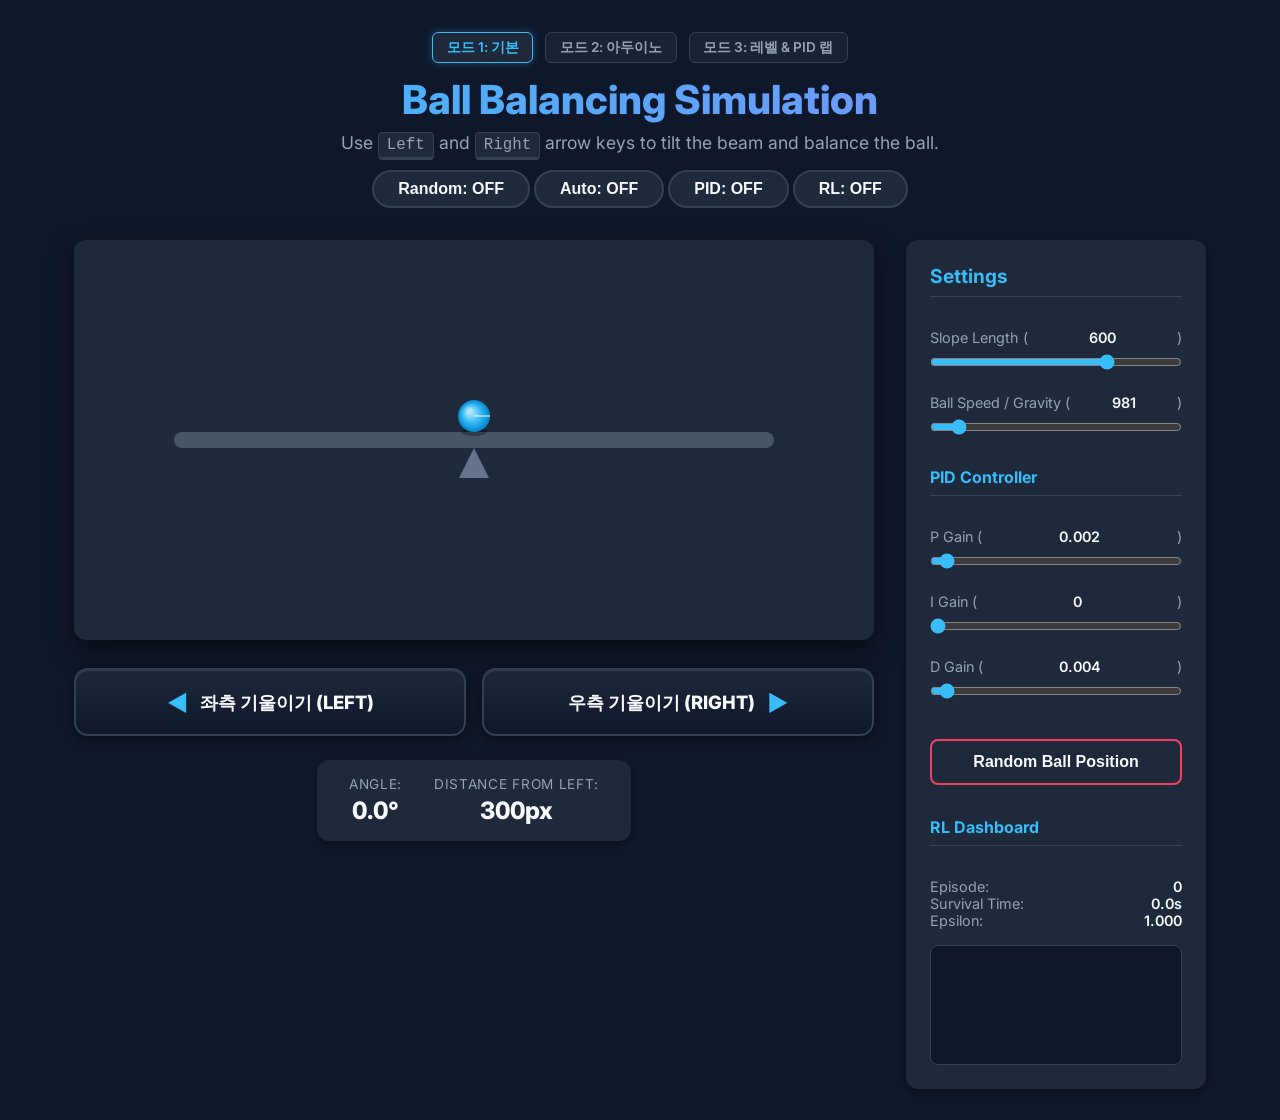
<file: index.html>
<!DOCTYPE html>
<html lang="ko">
<head>
    <meta charset="UTF-8">
    <meta name="viewport" content="width=device-width, initial-scale=1.0">
    <title>Ball Balancing Robot Simulation</title>
    <link rel="stylesheet" href="style.css">
    <link href="https://fonts.googleapis.com/css2?family=Inter:wght@400;600;800&display=swap" rel="stylesheet">
</head>
<body>
    <div class="container">
        <header>
            <nav class="nav-tabs">
                <a href="index.html" class="nav-link active">모드 1: 기본</a>
                <a href="index2.html" class="nav-link">모드 2: 아두이노</a>
                <a href="index3.html" class="nav-link">모드 3: 레벨 & PID 랩</a>
            </nav>
            <h1>Ball Balancing Simulation</h1>
            <p>Use <kbd>Left</kbd> and <kbd>Right</kbd> arrow keys to tilt the beam and balance the ball.</p>
            <div class="controls">
                <button id="randomBtn" class="toggle-btn">Random: OFF</button>
                <button id="autoBtn" class="toggle-btn">Auto: OFF</button>
                <button id="pidBtn" class="toggle-btn">PID: OFF</button>
                <button id="rlBtn" class="toggle-btn">RL: OFF</button>
            </div>
        </header>

        <main>
            <div class="simulation-area">
                <div class="canvas-wrapper">
                    <canvas id="simulationCanvas" width="800" height="400"></canvas>
                    <div id="gameOverOverlay" class="overlay hidden">
                        <h2>Game Over!</h2>
                        <p>The ball fell off the edge.</p>
                        <button id="restartBtn">Try Again</button>
                    </div>
                </div>
                
                <!-- 태블릿 / 모바일 터치 좌우 버튼 -->
                <div class="touch-controls">
                    <button id="touchLeftBtn" class="touch-tilt-btn" aria-label="Tilt Left">
                        <span class="touch-icon">◀</span>
                        <span class="touch-text">좌측 기울이기 (LEFT)</span>
                    </button>
                    <button id="touchRightBtn" class="touch-tilt-btn" aria-label="Tilt Right">
                        <span class="touch-text">우측 기울이기 (RIGHT)</span>
                        <span class="touch-icon">▶</span>
                    </button>
                </div>

                <div class="dashboard">
                    <div class="metric">
                        <span class="label">Angle:</span>
                        <span id="angleValue" class="value">0.0°</span>
                    </div>
                    <div class="metric">
                        <span class="label">Distance from left:</span>
                        <span id="distanceValue" class="value">0px</span>
                    </div>
                </div>
            </div>

            <aside class="settings-panel">
                <h2>Settings</h2>
                <div class="control-group">
                    <label for="beamWidthSlider">Slope Length (<span id="beamWidthDisplay">600</span>)</label>
                    <input type="range" id="beamWidthSlider" min="100" max="800" step="10" value="600">
                </div>
                <div class="control-group">
                    <label for="gravitySlider">Ball Speed / Gravity (<span id="gravityDisplay">981</span>)</label>
                    <input type="range" id="gravitySlider" min="100" max="10000" step="10" value="981">
                </div>
                
                <h3>PID Controller</h3>
                <div class="control-group">
                    <label for="pGainSlider">P Gain (<span id="pGainDisplay">0.002</span>)</label>
                    <input type="range" id="pGainSlider" min="0" max="0.05" step="0.001" value="0.002">
                </div>
                <div class="control-group">
                    <label for="iGainSlider">I Gain (<span id="iGainDisplay">0</span>)</label>
                    <input type="range" id="iGainSlider" min="0" max="0.005" step="0.0001" value="0">
                </div>
                <div class="control-group">
                    <label for="dGainSlider">D Gain (<span id="dGainDisplay">0.004</span>)</label>
                    <input type="range" id="dGainSlider" min="0" max="0.1" step="0.001" value="0.004">
                </div>

                <div class="control-actions">
                    <button id="randomPosBtn" class="action-btn">Random Ball Position</button>
                </div>

                <h3>RL Dashboard</h3>
                <div class="rl-dashboard">
                    <div class="control-group">
                        <label>Episode: <span id="rlEpisodeDisplay">0</span></label>
                    </div>
                    <div class="control-group">
                        <label>Survival Time: <span id="rlSurvivalDisplay">0.0s</span></label>
                    </div>
                    <div class="control-group">
                        <label>Epsilon: <span id="rlEpsilonDisplay">1.000</span></label>
                    </div>
                    
                    <canvas id="rlGraphCanvas" width="300" height="150" title="Survival Time per Episode"></canvas>
                </div>
            </aside>
        </main>
    </div>
    <script src="script.js"></script>
</body>
</html>
</file>
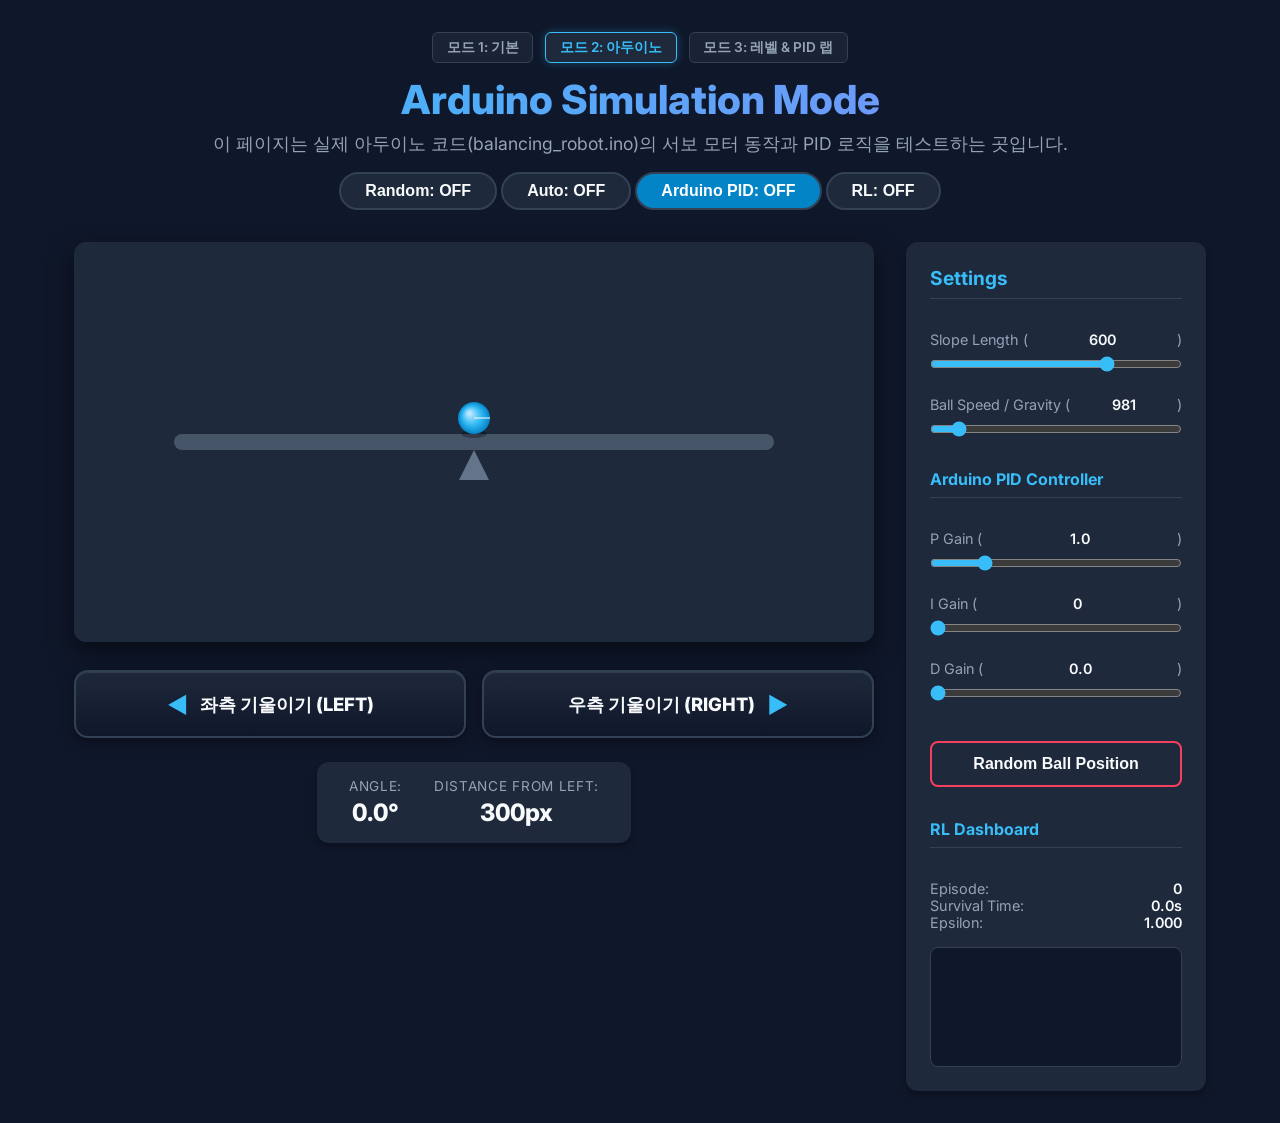
<file: index2.html>
<!DOCTYPE html>
<html lang="ko">
<head>
    <meta charset="UTF-8">
    <meta name="viewport" content="width=device-width, initial-scale=1.0">
    <title>Arduino Ball Balancing Robot Simulation</title>
    <link rel="stylesheet" href="style.css">
    <link href="https://fonts.googleapis.com/css2?family=Inter:wght@400;600;800&display=swap" rel="stylesheet">
</head>
<body>
    <div class="container">
        <header>
            <nav class="nav-tabs">
                <a href="index.html" class="nav-link">모드 1: 기본</a>
                <a href="index2.html" class="nav-link active">모드 2: 아두이노</a>
                <a href="index3.html" class="nav-link">모드 3: 레벨 & PID 랩</a>
            </nav>
            <h1>Arduino Simulation Mode</h1>
            <p>이 페이지는 실제 아두이노 코드(balancing_robot.ino)의 서보 모터 동작과 PID 로직을 테스트하는 곳입니다.</p>
            <div class="controls">
                <button id="randomBtn" class="toggle-btn">Random: OFF</button>
                <button id="autoBtn" class="toggle-btn">Auto: OFF</button>
                <button id="pidBtn" class="toggle-btn" style="background-color: #0284c7; color: white;">Arduino PID: OFF</button>
                <button id="rlBtn" class="toggle-btn">RL: OFF</button>
            </div>
        </header>

        <main>
            <div class="simulation-area">
                <div class="canvas-wrapper">
                    <canvas id="simulationCanvas" width="800" height="400"></canvas>
                    <div id="gameOverOverlay" class="overlay hidden">
                        <h2>Game Over!</h2>
                        <p>The ball fell off the edge.</p>
                        <button id="restartBtn">Try Again</button>
                    </div>
                </div>
                
                <!-- 태블릿 / 모바일 터치 좌우 버튼 -->
                <div class="touch-controls">
                    <button id="touchLeftBtn" class="touch-tilt-btn" aria-label="Tilt Left">
                        <span class="touch-icon">◀</span>
                        <span class="touch-text">좌측 기울이기 (LEFT)</span>
                    </button>
                    <button id="touchRightBtn" class="touch-tilt-btn" aria-label="Tilt Right">
                        <span class="touch-text">우측 기울이기 (RIGHT)</span>
                        <span class="touch-icon">▶</span>
                    </button>
                </div>

                <div class="dashboard">
                    <div class="metric">
                        <span class="label">Angle:</span>
                        <span id="angleValue" class="value">0.0°</span>
                    </div>
                    <div class="metric">
                        <span class="label">Distance from left:</span>
                        <span id="distanceValue" class="value">0px</span>
                    </div>
                </div>
            </div>

            <aside class="settings-panel">
                <h2>Settings</h2>
                <div class="control-group">
                    <label for="beamWidthSlider">Slope Length (<span id="beamWidthDisplay">600</span>)</label>
                    <input type="range" id="beamWidthSlider" min="100" max="800" step="10" value="600">
                </div>
                <div class="control-group">
                    <label for="gravitySlider">Ball Speed / Gravity (<span id="gravityDisplay">981</span>)</label>
                    <input type="range" id="gravitySlider" min="100" max="10000" step="10" value="981">
                </div>
                
                <h3>Arduino PID Controller</h3>
                <div class="control-group">
                    <label for="pGainSlider">P Gain (<span id="pGainDisplay">1.0</span>)</label>
                    <input type="range" id="pGainSlider" min="0" max="5.0" step="0.1" value="1.0">
                </div>
                <div class="control-group">
                    <label for="iGainSlider">I Gain (<span id="iGainDisplay">0</span>)</label>
                    <input type="range" id="iGainSlider" min="0" max="1.0" step="0.01" value="0">
                </div>
                <div class="control-group">
                    <label for="dGainSlider">D Gain (<span id="dGainDisplay">0.0</span>)</label>
                    <input type="range" id="dGainSlider" min="0" max="5.0" step="0.1" value="0.0">
                </div>

                <div class="control-actions">
                    <button id="randomPosBtn" class="action-btn">Random Ball Position</button>
                </div>

                <h3>RL Dashboard</h3>
                <div class="rl-dashboard">
                    <div class="control-group">
                        <label>Episode: <span id="rlEpisodeDisplay">0</span></label>
                    </div>
                    <div class="control-group">
                        <label>Survival Time: <span id="rlSurvivalDisplay">0.0s</span></label>
                    </div>
                    <div class="control-group">
                        <label>Epsilon: <span id="rlEpsilonDisplay">1.000</span></label>
                    </div>
                    
                    <canvas id="rlGraphCanvas" width="300" height="150" title="Survival Time per Episode"></canvas>
                </div>
            </aside>
        </main>
    </div>
    <script src="script2.js"></script>
</body>
</html>
</file>
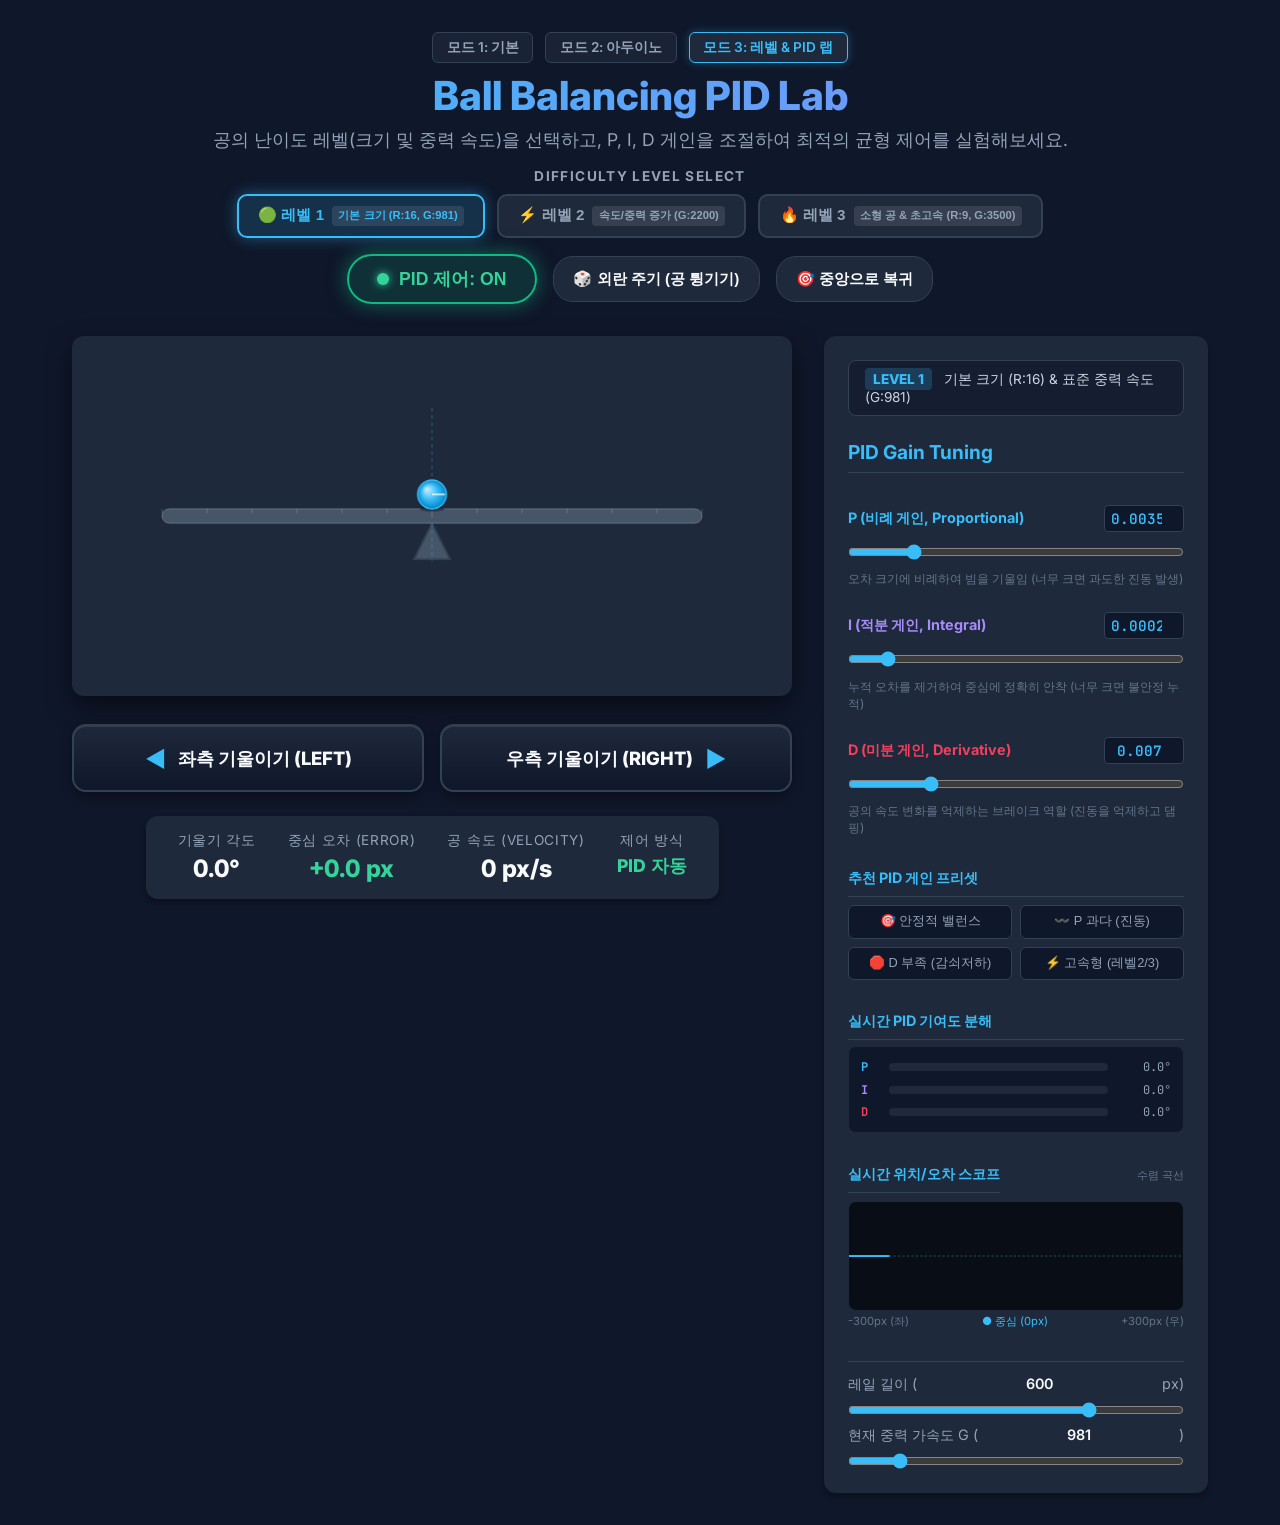
<file: index3.html>
<!DOCTYPE html>
<html lang="ko">
<head>
    <meta charset="UTF-8">
    <meta name="viewport" content="width=device-width, initial-scale=1.0">
    <title>Ball Balancing Robot - Level & PID Tuning Lab</title>
    <link rel="stylesheet" href="style.css">
    <link href="https://fonts.googleapis.com/css2?family=Inter:wght@400;500;600;700;800&family=JetBrains+Mono:wght@400;600&display=swap" rel="stylesheet">
    <style>
        /* index3 전용 강화 스타일 */
        :root {
            --level1-color: #38bdf8;
            --level2-color: #f59e0b;
            --level3-color: #ef4444;
            --pid-active-color: #10b981;
            --mono-font: 'JetBrains Mono', monospace;
        }

        .nav-tabs {
            display: flex;
            justify-content: center;
            gap: 0.75rem;
            margin-bottom: 0.5rem;
        }

        .nav-link {
            text-decoration: none;
            color: var(--text-secondary);
            font-size: 0.85rem;
            font-weight: 600;
            padding: 0.35rem 0.85rem;
            border-radius: 6px;
            background: rgba(30, 41, 59, 0.7);
            border: 1px solid #334155;
            transition: all 0.2s;
        }

        .nav-link:hover {
            color: var(--text-primary);
            border-color: #64748b;
        }

        .nav-link.active {
            color: var(--primary-color);
            background: #1e293b;
            border-color: var(--primary-color);
            box-shadow: 0 0 10px rgba(56, 189, 248, 0.3);
        }

        /* 레벨 선택기 */
        .level-selector-box {
            display: flex;
            flex-direction: column;
            gap: 0.6rem;
            margin-top: 1rem;
            align-items: center;
        }

        .level-title-label {
            font-size: 0.85rem;
            text-transform: uppercase;
            letter-spacing: 0.1em;
            color: var(--text-secondary);
            font-weight: 700;
        }

        .level-buttons {
            display: flex;
            gap: 0.75rem;
            flex-wrap: wrap;
            justify-content: center;
        }

        .level-btn {
            display: flex;
            align-items: center;
            gap: 0.5rem;
            padding: 0.6rem 1.2rem;
            font-size: 0.95rem;
            font-weight: 700;
            border-radius: 10px;
            border: 2px solid #334155;
            background: #1e293b;
            color: var(--text-secondary);
            cursor: pointer;
            transition: all 0.25s ease;
        }

        .level-btn .badge {
            font-size: 0.7rem;
            padding: 0.15rem 0.4rem;
            border-radius: 4px;
            background: rgba(255, 255, 255, 0.1);
        }

        .level-btn:hover {
            border-color: #64748b;
            transform: translateY(-1px);
        }

        .level-btn.active[data-level="1"] {
            border-color: var(--level1-color);
            background: rgba(56, 189, 248, 0.15);
            color: var(--level1-color);
            box-shadow: 0 0 15px rgba(56, 189, 248, 0.4);
        }

        .level-btn.active[data-level="2"] {
            border-color: var(--level2-color);
            background: rgba(245, 158, 11, 0.15);
            color: var(--level2-color);
            box-shadow: 0 0 15px rgba(245, 158, 11, 0.4);
        }

        .level-btn.active[data-level="3"] {
            border-color: var(--level3-color);
            background: rgba(239, 68, 68, 0.15);
            color: var(--level3-color);
            box-shadow: 0 0 15px rgba(239, 68, 68, 0.4);
        }

        /* 메인 컨트롤 바 */
        .main-control-bar {
            display: flex;
            align-items: center;
            justify-content: center;
            gap: 1rem;
            margin-top: 1rem;
            flex-wrap: wrap;
        }

        .big-pid-btn {
            display: flex;
            align-items: center;
            gap: 0.6rem;
            padding: 0.7rem 1.8rem;
            font-size: 1.1rem;
            font-weight: 800;
            border-radius: 30px;
            border: 2px solid #334155;
            background: #1e293b;
            color: #94a3b8;
            cursor: pointer;
            transition: all 0.3s cubic-bezier(0.4, 0, 0.2, 1);
        }

        .big-pid-btn .status-dot {
            width: 12px;
            height: 12px;
            border-radius: 50%;
            background-color: #64748b;
            transition: all 0.3s;
        }

        .big-pid-btn.active {
            border-color: var(--pid-active-color);
            background: rgba(16, 185, 129, 0.15);
            color: #34d399;
            box-shadow: 0 0 20px rgba(16, 185, 129, 0.5);
        }

        .big-pid-btn.active .status-dot {
            background-color: #34d399;
            box-shadow: 0 0 8px #34d399;
        }

        .action-icon-btn {
            display: flex;
            align-items: center;
            gap: 0.4rem;
            padding: 0.7rem 1.2rem;
            font-size: 0.95rem;
            font-weight: 600;
            border-radius: 20px;
            border: 1px solid #334155;
            background: #1e293b;
            color: var(--text-primary);
            cursor: pointer;
            transition: all 0.2s;
        }

        .action-icon-btn:hover {
            background: #334155;
            transform: translateY(-1px);
        }

        /* 레벨 정보 배너 */
        .level-info-banner {
            display: flex;
            justify-content: space-between;
            align-items: center;
            background: rgba(15, 23, 42, 0.6);
            border: 1px solid #334155;
            border-radius: 8px;
            padding: 0.6rem 1rem;
            font-size: 0.85rem;
        }

        .level-tag {
            font-weight: 800;
            padding: 0.2rem 0.5rem;
            border-radius: 4px;
        }

        /* PID 게인 제어 컨트롤 그룹 */
        .gain-slider-header {
            display: flex;
            justify-content: space-between;
            align-items: center;
            margin-bottom: 0.25rem;
        }

        .gain-num-input {
            width: 80px;
            padding: 0.2rem 0.4rem;
            background: #0f172a;
            border: 1px solid #334155;
            border-radius: 4px;
            color: var(--primary-color);
            font-family: var(--mono-font);
            font-size: 0.9rem;
            font-weight: 600;
            text-align: right;
        }

        .gain-desc {
            font-size: 0.75rem;
            color: #64748b;
            margin-top: 0.2rem;
        }

        /* 프리셋 버튼 */
        .presets-grid {
            display: grid;
            grid-template-columns: 1fr 1fr;
            gap: 0.5rem;
            margin-top: 0.5rem;
        }

        .preset-btn {
            background: #0f172a;
            border: 1px solid #334155;
            color: var(--text-secondary);
            font-size: 0.8rem;
            padding: 0.45rem;
            border-radius: 6px;
            cursor: pointer;
            transition: all 0.2s;
            text-align: center;
        }

        .preset-btn:hover {
            border-color: var(--primary-color);
            color: var(--text-primary);
            background: #1e293b;
        }

        /* PID 기여도 바 */
        .breakdown-container {
            display: flex;
            flex-direction: column;
            gap: 0.4rem;
            background: #0f172a;
            padding: 0.75rem;
            border-radius: 8px;
            border: 1px solid #1e293b;
        }

        .bar-row {
            display: flex;
            align-items: center;
            gap: 0.5rem;
            font-size: 0.75rem;
            font-family: var(--mono-font);
        }

        .bar-label {
            width: 20px;
            font-weight: 700;
        }

        .bar-track {
            flex: 1;
            height: 8px;
            background: #1e293b;
            border-radius: 4px;
            position: relative;
            overflow: hidden;
        }

        .bar-fill {
            height: 100%;
            position: absolute;
            top: 0;
            transition: width 0.05s, left 0.05s;
        }

        .bar-val {
            width: 55px;
            text-align: right;
            color: #94a3b8;
        }

        /* 실시간 차트 */
        #scopeCanvas {
            width: 100%;
            height: 110px;
            background: #090d16;
            border: 1px solid #1e293b;
            border-radius: 8px;
            margin-top: 0.5rem;
        }

        .scope-legend {
            display: flex;
            justify-content: space-between;
            font-size: 0.7rem;
            color: #64748b;
            margin-top: 0.2rem;
        }
    </style>
</head>
<body>
    <div class="container">
        <!-- 상단 네비게이션 및 헤더 -->
        <header>
            <nav class="nav-tabs">
                <a href="index.html" class="nav-link">모드 1: 기본</a>
                <a href="index2.html" class="nav-link">모드 2: 아두이노</a>
                <a href="index3.html" class="nav-link active">모드 3: 레벨 & PID 랩</a>
            </nav>

            <h1>Ball Balancing PID Lab</h1>
            <p>공의 난이도 레벨(크기 및 중력 속도)을 선택하고, P, I, D 게인을 조절하여 최적의 균형 제어를 실험해보세요.</p>

            <!-- 레벨 1~3 선택기 -->
            <div class="level-selector-box">
                <span class="level-title-label">Difficulty Level Select</span>
                <div class="level-buttons">
                    <button class="level-btn active" data-level="1" id="level1Btn">
                        <span>🟢 레벨 1</span>
                        <span class="badge">기본 크기 (R:16, G:981)</span>
                    </button>
                    <button class="level-btn" data-level="2" id="level2Btn">
                        <span>⚡ 레벨 2</span>
                        <span class="badge">속도/중력 증가 (G:2200)</span>
                    </button>
                    <button class="level-btn" data-level="3" id="level3Btn">
                        <span>🔥 레벨 3</span>
                        <span class="badge">소형 공 & 초고속 (R:9, G:3500)</span>
                    </button>
                </div>
            </div>

            <!-- 메인 제어 버튼 -->
            <div class="main-control-bar">
                <button id="togglePidBtn" class="big-pid-btn active">
                    <span class="status-dot"></span>
                    <span id="pidStatusText">PID 제어: ON</span>
                </button>
                <button id="nudgeBtn" class="action-icon-btn" title="공을 살짝 쳐서 외란을 줍니다">
                    <span>🎲 외란 주기 (공 튕기기)</span>
                </button>
                <button id="centerBallBtn" class="action-icon-btn" title="공을 중앙으로 리셋합니다">
                    <span>🎯 중앙으로 복귀</span>
                </button>
            </div>
        </header>

        <main>
            <!-- 시뮬레이션 및 캔버스 영역 -->
            <div class="simulation-area">
                <div class="canvas-wrapper">
                    <canvas id="simulationCanvas" width="800" height="400"></canvas>
                    <div id="gameOverOverlay" class="overlay hidden">
                        <h2>공이 떨어졌습니다!</h2>
                        <p>경사면 밖으로 공이 이탈했습니다. 다시 시도하거나 PID 게인을 튜닝하세요.</p>
                        <button id="restartBtn">다시 시작하기</button>
                    </div>
                </div>

                <!-- 태블릿 / 모바일 터치 좌우 버튼 -->
                <div class="touch-controls">
                    <button id="touchLeftBtn" class="touch-tilt-btn" aria-label="Tilt Left">
                        <span class="touch-icon">◀</span>
                        <span class="touch-text">좌측 기울이기 (LEFT)</span>
                    </button>
                    <button id="touchRightBtn" class="touch-tilt-btn" aria-label="Tilt Right">
                        <span class="touch-text">우측 기울이기 (RIGHT)</span>
                        <span class="touch-icon">▶</span>
                    </button>
                </div>

                <!-- 실시간 측정 대시보드 -->
                <div class="dashboard">
                    <div class="metric">
                        <span class="label">기울기 각도</span>
                        <span id="angleValue" class="value">0.0°</span>
                    </div>
                    <div class="metric">
                        <span class="label">중심 오차 (Error)</span>
                        <span id="errorValue" class="value" style="color: #38bdf8;">0.0 px</span>
                    </div>
                    <div class="metric">
                        <span class="label">공 속도 (Velocity)</span>
                        <span id="velocityValue" class="value">0 px/s</span>
                    </div>
                    <div class="metric">
                        <span class="label">제어 방식</span>
                        <span id="controlModeDisplay" class="value" style="font-size: 1.1rem; color: #34d399;">PID 자동</span>
                    </div>
                </div>
            </div>

            <!-- 설정 및 PID 튜닝 패널 -->
            <aside class="settings-panel">
                <!-- 현재 레벨 정보 -->
                <div class="level-info-banner">
                    <div>
                        <span id="currentLevelBadge" class="level-tag" style="background: rgba(56, 189, 248, 0.2); color: #38bdf8;">LEVEL 1</span>
                        <span id="currentLevelDesc" style="margin-left: 0.5rem; color: #cbd5e1;">기본 크기 & 표준 중력</span>
                    </div>
                </div>

                <h2>PID Gain Tuning</h2>

                <!-- P Gain -->
                <div class="control-group">
                    <div class="gain-slider-header">
                        <label for="pGainSlider" style="color: #38bdf8; font-weight: 700;">P (비례 게인, Proportional)</label>
                        <input type="number" id="pGainInput" class="gain-num-input" min="0" max="0.05" step="0.0005" value="0.0035">
                    </div>
                    <input type="range" id="pGainSlider" min="0" max="0.02" step="0.0002" value="0.0035">
                    <span class="gain-desc">오차 크기에 비례하여 빔을 기울임 (너무 크면 과도한 진동 발생)</span>
                </div>

                <!-- I Gain -->
                <div class="control-group">
                    <div class="gain-slider-header">
                        <label for="iGainSlider" style="color: #a78bfa; font-weight: 700;">I (적분 게인, Integral)</label>
                        <input type="number" id="iGainInput" class="gain-num-input" min="0" max="0.005" step="0.0001" value="0.0002">
                    </div>
                    <input type="range" id="iGainSlider" min="0" max="0.002" step="0.00005" value="0.0002">
                    <span class="gain-desc">누적 오차를 제거하여 중심에 정확히 안착 (너무 크면 불안정 누적)</span>
                </div>

                <!-- D Gain -->
                <div class="control-group">
                    <div class="gain-slider-header">
                        <label for="dGainSlider" style="color: #f43f5e; font-weight: 700;">D (미분 게인, Derivative)</label>
                        <input type="number" id="dGainInput" class="gain-num-input" min="0" max="0.05" step="0.001" value="0.0070">
                    </div>
                    <input type="range" id="dGainSlider" min="0" max="0.03" step="0.0005" value="0.0070">
                    <span class="gain-desc">공의 속도 변화를 억제하는 브레이크 역할 (진동을 억제하고 댐핑)</span>
                </div>

                <!-- 원클릭 프리셋 -->
                <div>
                    <h3 style="margin-bottom: 0.4rem; font-size: 0.9rem;">추천 PID 게인 프리셋</h3>
                    <div class="presets-grid">
                        <button class="preset-btn" id="presetStable">🎯 안정적 밸런스</button>
                        <button class="preset-btn" id="presetPHeavy">〰️ P 과다 (진동)</button>
                        <button class="preset-btn" id="presetDLow">🛑 D 부족 (감쇠저하)</button>
                        <button class="preset-btn" id="presetHighSpeed">⚡ 고속형 (레벨2/3)</button>
                    </div>
                </div>

                <!-- 실시간 PID 기여도 분해 -->
                <div>
                    <h3 style="margin-bottom: 0.4rem; font-size: 0.9rem;">실시간 PID 기여도 분해</h3>
                    <div class="breakdown-container">
                        <div class="bar-row">
                            <span class="bar-label" style="color: #38bdf8;">P</span>
                            <div class="bar-track">
                                <div id="pBarFill" class="bar-fill" style="background: #38bdf8; width: 0%;"></div>
                            </div>
                            <span id="pValText" class="bar-val">0.000</span>
                        </div>
                        <div class="bar-row">
                            <span class="bar-label" style="color: #a78bfa;">I</span>
                            <div class="bar-track">
                                <div id="iBarFill" class="bar-fill" style="background: #a78bfa; width: 0%;"></div>
                            </div>
                            <span id="iValText" class="bar-val">0.000</span>
                        </div>
                        <div class="bar-row">
                            <span class="bar-label" style="color: #f43f5e;">D</span>
                            <div class="bar-track">
                                <div id="dBarFill" class="bar-fill" style="background: #f43f5e; width: 0%;"></div>
                            </div>
                            <span id="dValText" class="bar-val">0.000</span>
                        </div>
                    </div>
                </div>

                <!-- 실시간 오차 스코프 그래프 -->
                <div>
                    <div style="display: flex; justify-content: space-between; align-items: center;">
                        <h3 style="font-size: 0.9rem; margin-bottom: 0;">실시간 위치/오차 스코프</h3>
                        <span style="font-size: 0.7rem; color: #64748b;">수렴 곡선</span>
                    </div>
                    <canvas id="scopeCanvas" width="300" height="110"></canvas>
                    <div class="scope-legend">
                        <span>-300px (좌)</span>
                        <span style="color: #38bdf8;">● 중심 (0px)</span>
                        <span>+300px (우)</span>
                    </div>
                </div>

                <!-- 상세 물리 슬라이더 (접을 수 있거나 조절 가능) -->
                <div style="margin-top: 0.5rem; border-top: 1px solid #334155; padding-top: 0.8rem;">
                    <div class="control-group">
                        <label for="beamWidthSlider">레일 길이 (<span id="beamWidthDisplay">600</span> px)</label>
                        <input type="range" id="beamWidthSlider" min="200" max="750" step="10" value="600">
                    </div>
                    <div class="control-group" style="margin-top: 0.5rem;">
                        <label for="gravitySlider">현재 중력 가속도 G (<span id="gravityDisplay">981</span>)</label>
                        <input type="range" id="gravitySlider" min="200" max="6000" step="50" value="981">
                    </div>
                </div>
            </aside>
        </main>
    </div>

    <script src="script3.js"></script>
</body>
</html>
</file>
<file: style.css>
:root {
    --bg-color: #0f172a;
    --surface-color: #1e293b;
    --primary-color: #38bdf8;
    --text-primary: #f8fafc;
    --text-secondary: #94a3b8;
    --accent-color: #f43f5e;
    --beam-color: #475569;
    --ball-color: #38bdf8;
    --font-family: 'Inter', sans-serif;
}

* {
    margin: 0;
    padding: 0;
    box-sizing: border-box;
}

body {
    background-color: var(--bg-color);
    color: var(--text-primary);
    font-family: var(--font-family);
    display: flex;
    justify-content: center;
    align-items: center;
    min-height: 100vh;
}

.container {
    width: 100%;
    max-width: 1200px;
    padding: 2rem;
    display: flex;
    flex-direction: column;
    gap: 2rem;
}

header {
    text-align: center;
}

header h1 {
    font-size: 2.5rem;
    font-weight: 800;
    margin-bottom: 0.5rem;
    background: linear-gradient(to right, var(--primary-color), #818cf8);
    -webkit-background-clip: text;
    color: transparent;
}

header p {
    color: var(--text-secondary);
    font-size: 1.1rem;
}

kbd {
    background-color: var(--surface-color);
    border: 1px solid #334155;
    border-radius: 4px;
    padding: 0.2rem 0.5rem;
    font-size: 0.9em;
    font-family: monospace;
    box-shadow: 0 2px 0 #334155;
}

main {
    display: flex;
    flex-direction: row;
    gap: 2rem;
    align-items: flex-start;
    justify-content: center;
}

.simulation-area {
    display: flex;
    flex-direction: column;
    gap: 1.5rem;
    align-items: center;
}

.canvas-wrapper {
    position: relative;
    background-color: var(--surface-color);
    border-radius: 12px;
    box-shadow: 0 10px 25px rgba(0, 0, 0, 0.5);
    overflow: hidden;
    max-width: 100%;
}

canvas {
    display: block;
    max-width: 100%;
    height: auto;
}

.overlay {
    position: absolute;
    top: 0;
    left: 0;
    width: 100%;
    height: 100%;
    background-color: rgba(15, 23, 42, 0.85);
    display: flex;
    flex-direction: column;
    justify-content: center;
    align-items: center;
    backdrop-filter: blur(4px);
    transition: opacity 0.3s ease;
}

.overlay.hidden {
    opacity: 0;
    pointer-events: none;
}

.overlay h2 {
    color: var(--accent-color);
    font-size: 3rem;
    margin-bottom: 0.5rem;
}

.overlay p {
    font-size: 1.2rem;
    margin-bottom: 1.5rem;
}

#restartBtn {
    background-color: var(--primary-color);
    color: #0f172a;
    border: none;
    padding: 0.75rem 1.5rem;
    font-size: 1.1rem;
    font-weight: 600;
    border-radius: 8px;
    cursor: pointer;
    transition: transform 0.2s, background-color 0.2s;
}

#restartBtn:hover {
    background-color: #7dd3fc;
    transform: translateY(-2px);
}

.dashboard {
    display: flex;
    gap: 2rem;
    background-color: var(--surface-color);
    padding: 1rem 2rem;
    border-radius: 12px;
    box-shadow: 0 4px 6px rgba(0, 0, 0, 0.3);
}

.metric {
    display: flex;
    flex-direction: column;
    align-items: center;
}

.metric .label {
    font-size: 0.85rem;
    text-transform: uppercase;
    color: var(--text-secondary);
    letter-spacing: 0.05em;
    margin-bottom: 0.25rem;
}

.metric .value {
    font-size: 1.5rem;
    font-weight: 800;
    font-variant-numeric: tabular-nums;
}

.controls {
    margin-top: 1rem;
}

.toggle-btn {
    background-color: var(--surface-color);
    color: var(--text-primary);
    border: 2px solid #334155;
    padding: 0.5rem 1.5rem;
    font-size: 1rem;
    font-weight: 600;
    border-radius: 20px;
    cursor: pointer;
    transition: all 0.2s ease;
}

.toggle-btn:hover {
    background-color: #334155;
}

.toggle-btn.active {
    background-color: var(--primary-color);
    color: #0f172a;
    border-color: var(--primary-color);
    box-shadow: 0 0 10px rgba(56, 189, 248, 0.5);
}

.settings-panel {
    background-color: var(--surface-color);
    padding: 1.5rem;
    border-radius: 12px;
    box-shadow: 0 4px 6px rgba(0, 0, 0, 0.3);
    min-width: 300px;
    display: flex;
    flex-direction: column;
    gap: 1.5rem;
}

.settings-panel h2, .settings-panel h3 {
    color: var(--primary-color);
    margin-bottom: 0.5rem;
    border-bottom: 1px solid #334155;
    padding-bottom: 0.5rem;
    font-size: 1.2rem;
}

.settings-panel h3 {
    font-size: 1rem;
    margin-top: 0.5rem;
}

.control-group {
    display: flex;
    flex-direction: column;
    gap: 0.5rem;
}

.control-group label {
    font-size: 0.9rem;
    color: var(--text-secondary);
    display: flex;
    justify-content: space-between;
}

.control-group label span {
    color: var(--text-primary);
    font-weight: 600;
}

input[type="range"] {
    width: 100%;
    accent-color: var(--primary-color);
}

.action-btn {
    background-color: var(--surface-color);
    color: var(--text-primary);
    border: 2px solid var(--accent-color);
    padding: 0.75rem;
    font-size: 1rem;
    font-weight: 600;
    border-radius: 8px;
    cursor: pointer;
    transition: all 0.2s ease;
    width: 100%;
    margin-top: 1rem;
}

.action-btn:hover {
    background-color: var(--accent-color);
    color: #fff;
}

#rlGraphCanvas {
    width: 100%;
    height: 120px;
    background-color: #0f172a;
    border-radius: 8px;
    border: 1px solid #334155;
    margin-top: 1rem;
}

/* Page Navigation Tabs */
.nav-tabs {
    display: flex;
    justify-content: center;
    gap: 0.75rem;
    margin-bottom: 0.75rem;
}

.nav-link {
    text-decoration: none;
    color: var(--text-secondary);
    font-size: 0.85rem;
    font-weight: 600;
    padding: 0.35rem 0.85rem;
    border-radius: 6px;
    background: rgba(30, 41, 59, 0.7);
    border: 1px solid #334155;
    transition: all 0.2s;
}

.nav-link:hover {
    color: var(--text-primary);
    border-color: #64748b;
}

.nav-link.active {
    color: var(--primary-color);
    background: #1e293b;
    border-color: var(--primary-color);
    box-shadow: 0 0 10px rgba(56, 189, 248, 0.3);
}

/* Touch / Tablet Tilt Controls */
.touch-controls {
    display: flex;
    width: 100%;
    max-width: 800px;
    gap: 1rem;
    margin-top: 0.25rem;
}

.touch-tilt-btn {
    flex: 1;
    display: flex;
    align-items: center;
    justify-content: center;
    gap: 0.75rem;
    padding: 1.15rem 1.5rem;
    font-size: 1.15rem;
    font-weight: 800;
    font-family: var(--font-family);
    color: var(--text-primary);
    background: linear-gradient(180deg, #1e293b 0%, #0f172a 100%);
    border: 2px solid #334155;
    border-radius: 14px;
    cursor: pointer;
    user-select: none;
    -webkit-user-select: none;
    -webkit-touch-callout: none;
    touch-action: manipulation;
    box-shadow: 0 4px 12px rgba(0, 0, 0, 0.4), inset 0 1px 0 rgba(255, 255, 255, 0.1);
    transition: all 0.12s ease;
}

.touch-tilt-btn .touch-icon {
    font-size: 1.4rem;
    color: var(--primary-color);
    transition: transform 0.15s ease;
}

.touch-tilt-btn:hover {
    border-color: #64748b;
    background: linear-gradient(180deg, #334155 0%, #1e293b 100%);
}

.touch-tilt-btn:active,
.touch-tilt-btn.pressing {
    border-color: var(--primary-color);
    background: linear-gradient(180deg, rgba(56, 189, 248, 0.2) 0%, #0f172a 100%);
    box-shadow: 0 0 20px rgba(56, 189, 248, 0.4), inset 0 2px 4px rgba(0, 0, 0, 0.6);
    transform: scale(0.97) translateY(2px);
    color: var(--primary-color);
}

.touch-tilt-btn:active .touch-icon,
.touch-tilt-btn.pressing .touch-icon {
    transform: scale(1.25);
}

/* 태블릿 / 모바일 반응형 */
@media (max-width: 992px) {
    .container {
        padding: 1rem;
        gap: 1.25rem;
    }
    main {
        flex-direction: column;
        align-items: center;
        gap: 1.5rem;
    }
    .simulation-area {
        width: 100%;
        max-width: 800px;
    }
    .settings-panel {
        width: 100%;
        max-width: 800px;
    }
    .dashboard {
        width: 100%;
        justify-content: space-around;
        padding: 0.8rem 1rem;
        gap: 1rem;
    }
    .metric .value {
        font-size: 1.25rem;
    }
    .touch-tilt-btn {
        padding: 1.3rem 1rem;
        font-size: 1.1rem;
    }
}
</file>
